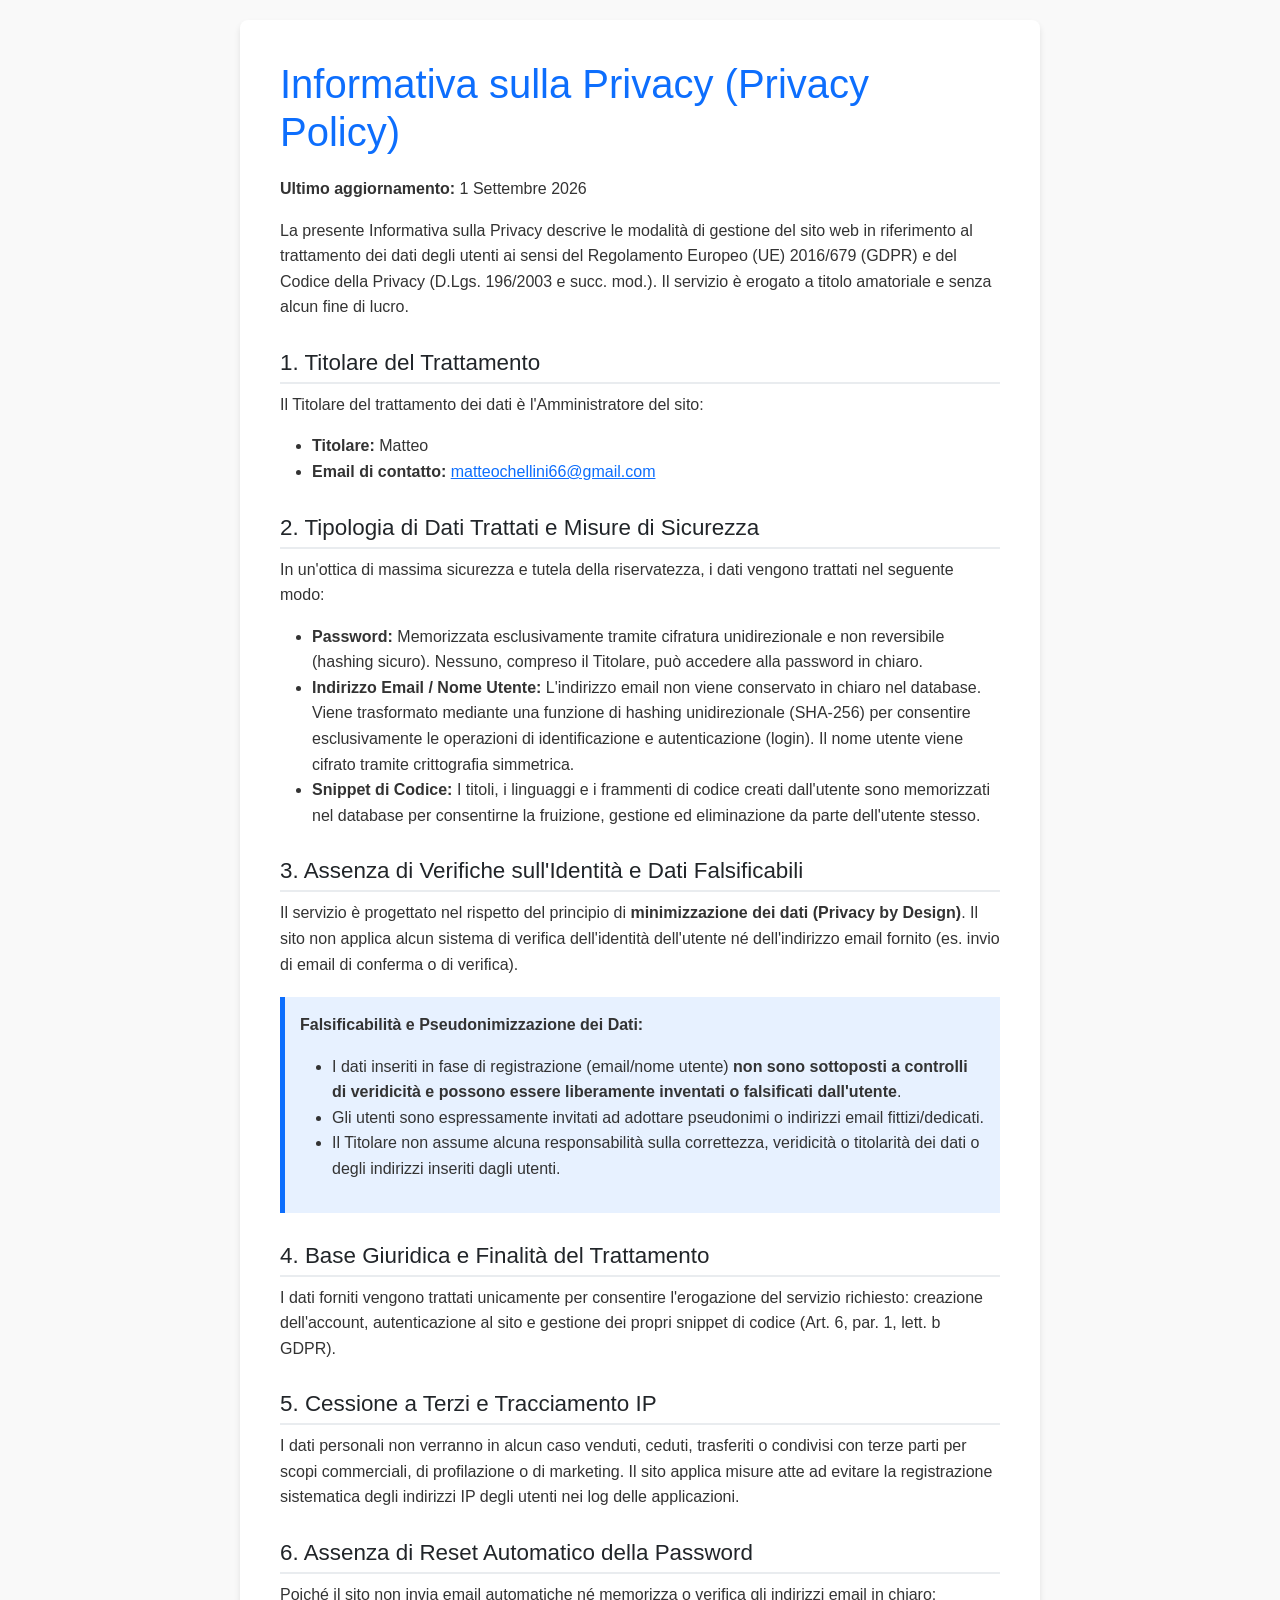
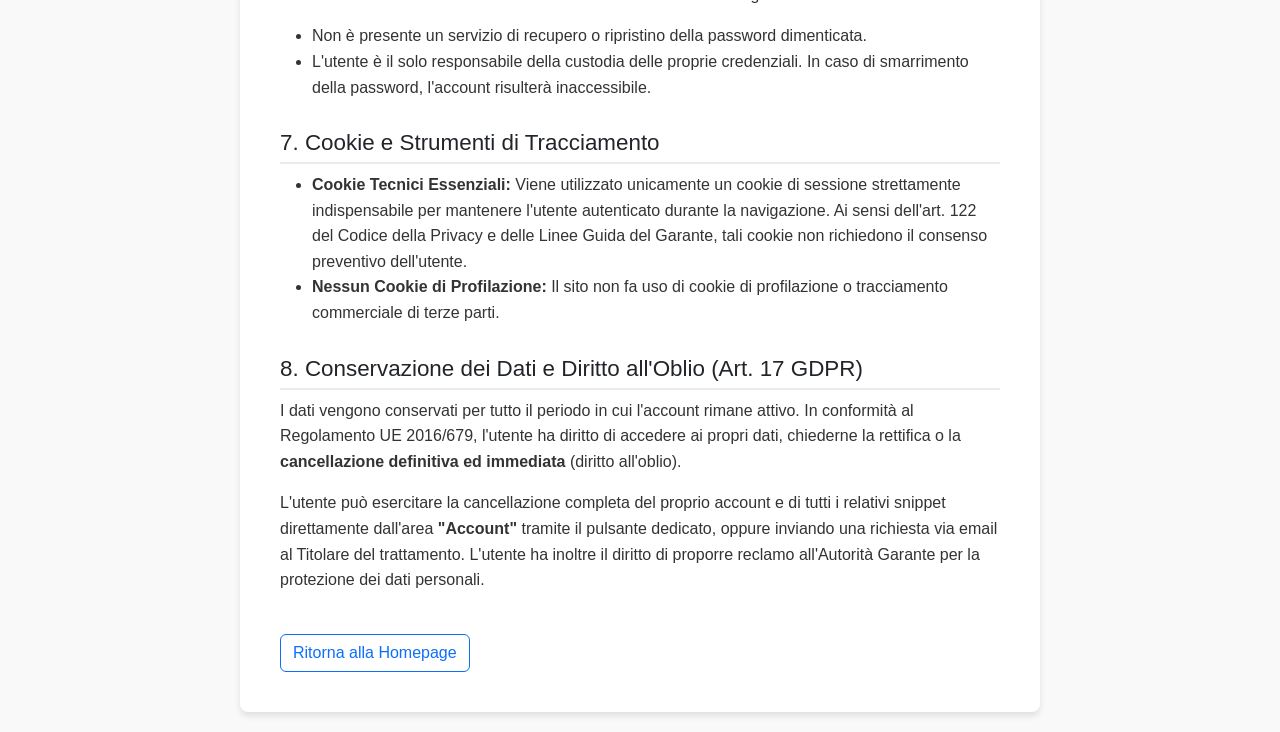
<file: Templates/policy.html>
<!DOCTYPE html>
<html lang="it">
    <head>
        <meta charset="UTF-8">
        <meta name="viewport" content="width=device-width, initial-scale=1.0">
        <title>Informativa sulla Privacy - Privacy Policy</title>
        <link rel="icon" href="{{ url_for('static', filename='Elements/icon.png') }}">
        <link href="https://cdn.jsdelivr.net/npm/bootstrap@5.1.3/dist/css/bootstrap.min.css" rel="stylesheet">
        <style>
            body {
                font-family: Arial, sans-serif;
                line-height: 1.6;
                color: #333;
                background-color: #f9f9f9;
                padding: 20px 0;
            }
            .privacy-container {
                max-width: 800px;
                margin: 0 auto;
                background: #ffffff;
                padding: 40px;
                border-radius: 8px;
                box-shadow: 0 4px 6px rgba(0,0,0,0.1);
            }
            h1 {
                color: #0d6efd;
                margin-bottom: 20px;
            }
            h2 {
                color: #212529;
                margin-top: 30px;
                font-size: 1.4rem;
                border-bottom: 2px solid #e9ecef;
                padding-bottom: 5px;
            }
            p, li {
                font-size: 1rem;
            }
            .info-box {
                background-color: #e7f1ff;
                border-left: 5px solid #0d6efd;
                padding: 15px;
                margin: 20px 0;
            }
        </style>
    </head>
    <body>

        <div class="privacy-container">
            <h1>Informativa sulla Privacy (Privacy Policy)</h1>
            <p><strong>Ultimo aggiornamento:</strong> 1 Settembre 2026</p>
            
            <p>La presente Informativa sulla Privacy descrive le modalità di gestione del sito web in riferimento al trattamento dei dati degli utenti ai sensi del Regolamento Europeo (UE) 2016/679 (GDPR) e del Codice della Privacy (D.Lgs. 196/2003 e succ. mod.). Il servizio è erogato a titolo amatoriale e senza alcun fine di lucro.</p>

            <h2>1. Titolare del Trattamento</h2>
            <p>Il Titolare del trattamento dei dati è l'Amministratore del sito:</p>
            <ul>
                <li><strong>Titolare:</strong> Matteo</li>
                <li><strong>Email di contatto:</strong> <a href="mailto:matteochellini66@gmail.com">matteochellini66@gmail.com</a></li>
            </ul>

            <h2>2. Tipologia di Dati Trattati e Misure di Sicurezza</h2>
            <p>In un'ottica di massima sicurezza e tutela della riservatezza, i dati vengono trattati nel seguente modo:</p>
            <ul>
                <li><strong>Password:</strong> Memorizzata esclusivamente tramite cifratura unidirezionale e non reversibile (hashing sicuro). Nessuno, compreso il Titolare, può accedere alla password in chiaro.</li>
                <li><strong>Indirizzo Email / Nome Utente:</strong> L'indirizzo email non viene conservato in chiaro nel database. Viene trasformato mediante una funzione di hashing unidirezionale (SHA-256) per consentire esclusivamente le operazioni di identificazione e autenticazione (login). Il nome utente viene cifrato tramite crittografia simmetrica.</li>
                <li><strong>Snippet di Codice:</strong> I titoli, i linguaggi e i frammenti di codice creati dall'utente sono memorizzati nel database per consentirne la fruizione, gestione ed eliminazione da parte dell'utente stesso.</li>
            </ul>

            <h2>3. Assenza di Verifiche sull'Identità e Dati Falsificabili</h2>
            <p>Il servizio è progettato nel rispetto del principio di <strong>minimizzazione dei dati (Privacy by Design)</strong>. Il sito non applica alcun sistema di verifica dell'identità dell'utente né dell'indirizzo email fornito (es. invio di email di conferma o di verifica).</p>

            <div class="info-box">
                <p><strong>Falsificabilità e Pseudonimizzazione dei Dati:</strong></p>
                <ul>
                    <li>I dati inseriti in fase di registrazione (email/nome utente) <strong>non sono sottoposti a controlli di veridicità e possono essere liberamente inventati o falsificati dall'utente</strong>.</li>
                    <li>Gli utenti sono espressamente invitati ad adottare pseudonimi o indirizzi email fittizi/dedicati.</li>
                    <li>Il Titolare non assume alcuna responsabilità sulla correttezza, veridicità o titolarità dei dati o degli indirizzi inseriti dagli utenti.</li>
                </ul>
            </div>

            <h2>4. Base Giuridica e Finalità del Trattamento</h2>
            <p>I dati forniti vengono trattati unicamente per consentire l'erogazione del servizio richiesto: creazione dell'account, autenticazione al sito e gestione dei propri snippet di codice (Art. 6, par. 1, lett. b GDPR).</p>

            <h2>5. Cessione a Terzi e Tracciamento IP</h2>
            <p>I dati personali non verranno in alcun caso venduti, ceduti, trasferiti o condivisi con terze parti per scopi commerciali, di profilazione o di marketing. Il sito applica misure atte ad evitare la registrazione sistematica degli indirizzi IP degli utenti nei log delle applicazioni.</p>

            <h2>6. Assenza di Reset Automatico della Password</h2>
            <p>Poiché il sito non invia email automatiche né memorizza o verifica gli indirizzi email in chiaro:</p>
            <ul>
                <li>Non è presente un servizio di recupero o ripristino della password dimenticata.</li>
                <li>L'utente è il solo responsabile della custodia delle proprie credenziali. In caso di smarrimento della password, l'account risulterà inaccessibile.</li>
            </ul>

            <h2>7. Cookie e Strumenti di Tracciamento</h2>
            <ul>
                <li><strong>Cookie Tecnici Essenziali:</strong> Viene utilizzato unicamente un cookie di sessione strettamente indispensabile per mantenere l'utente autenticato durante la navigazione. Ai sensi dell'art. 122 del Codice della Privacy e delle Linee Guida del Garante, tali cookie non richiedono il consenso preventivo dell'utente.</li>
                <li><strong>Nessun Cookie di Profilazione:</strong> Il sito non fa uso di cookie di profilazione o tracciamento commerciale di terze parti.</li>
            </ul>

            <h2>8. Conservazione dei Dati e Diritto all'Oblio (Art. 17 GDPR)</h2>
            <p>I dati vengono conservati per tutto il periodo in cui l'account rimane attivo. In conformità al Regolamento UE 2016/679, l'utente ha diritto di accedere ai propri dati, chiederne la rettifica o la <strong>cancellazione definitiva ed immediata</strong> (diritto all'oblio).</p>
            <p>L'utente può esercitare la cancellazione completa del proprio account e di tutti i relativi snippet direttamente dall'area <strong>"Account"</strong> tramite il pulsante dedicato, oppure inviando una richiesta via email al Titolare del trattamento. L'utente ha inoltre il diritto di proporre reclamo all'Autorità Garante per la protezione dei dati personali.</p>

            <br>
            <a href="/First_page" class="btn btn-outline-primary">Ritorna alla Homepage</a>
        </div>

    </body>
</html>
</file>
